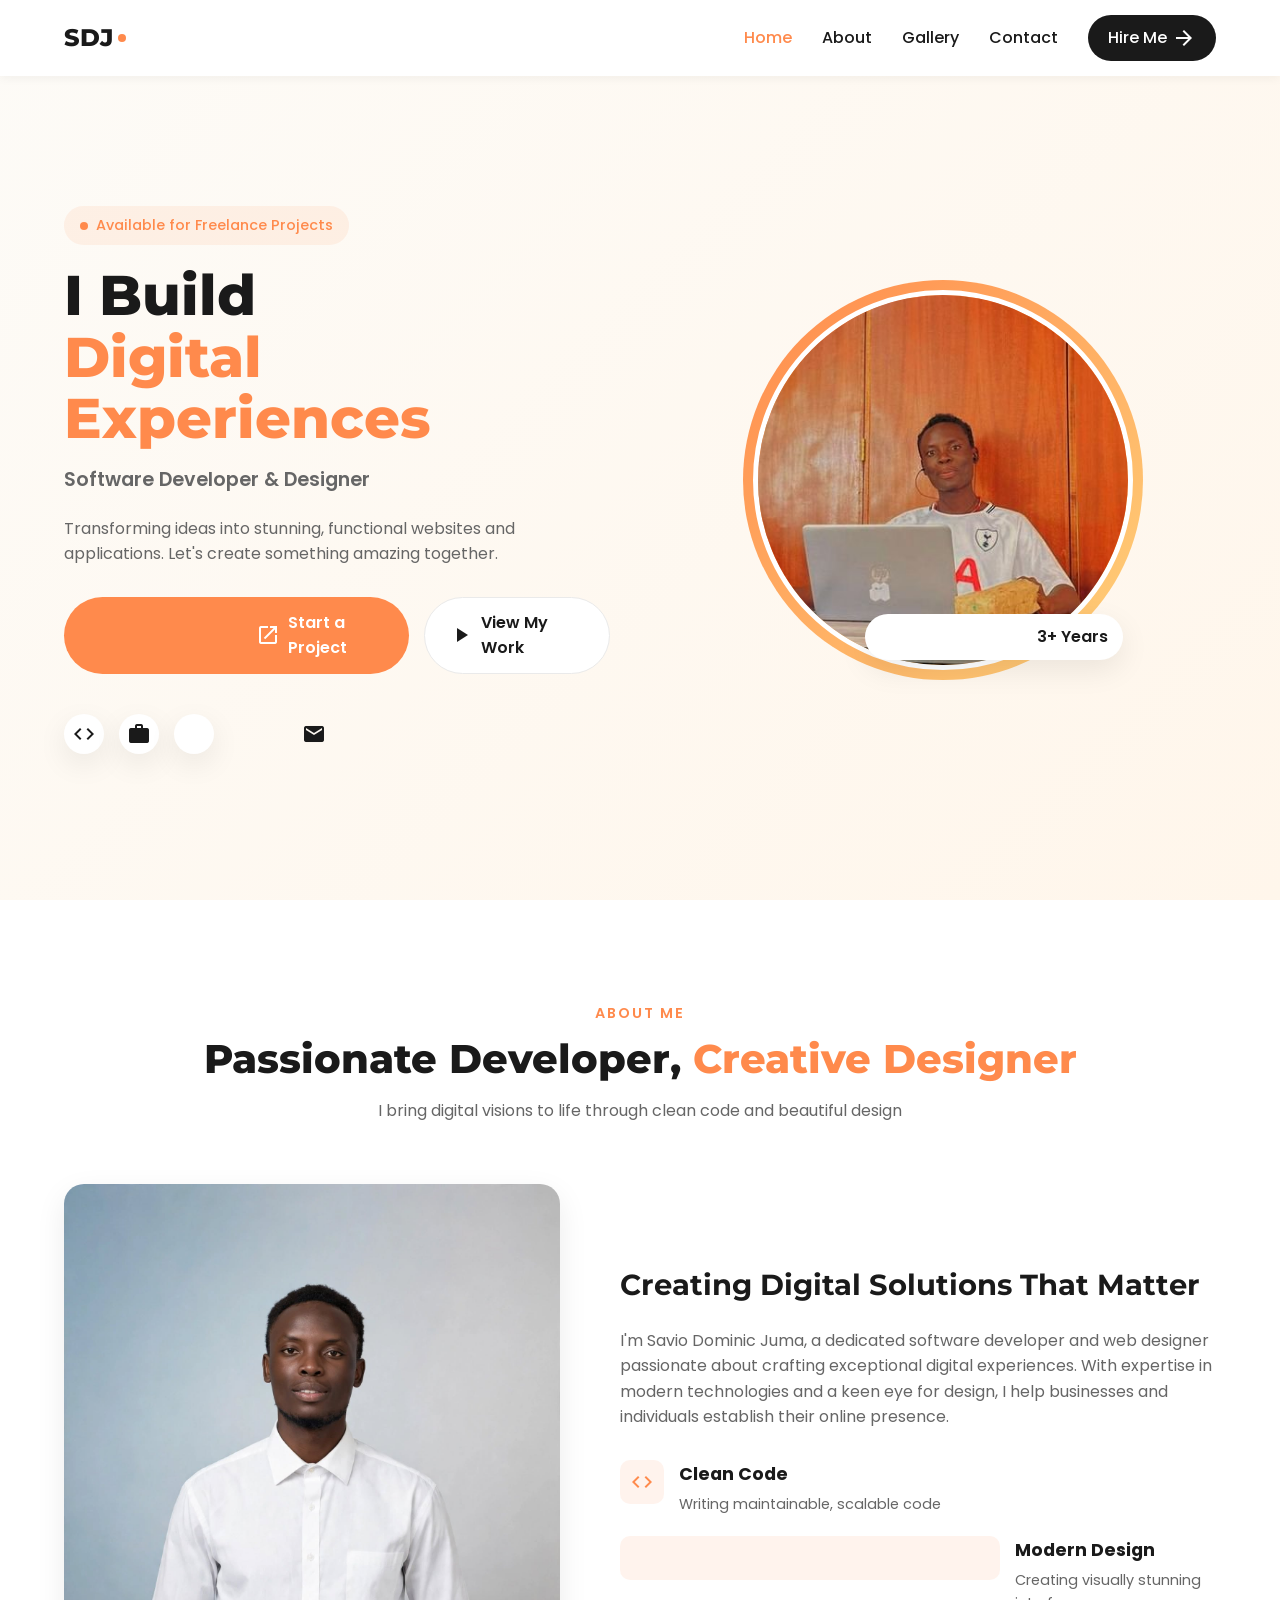
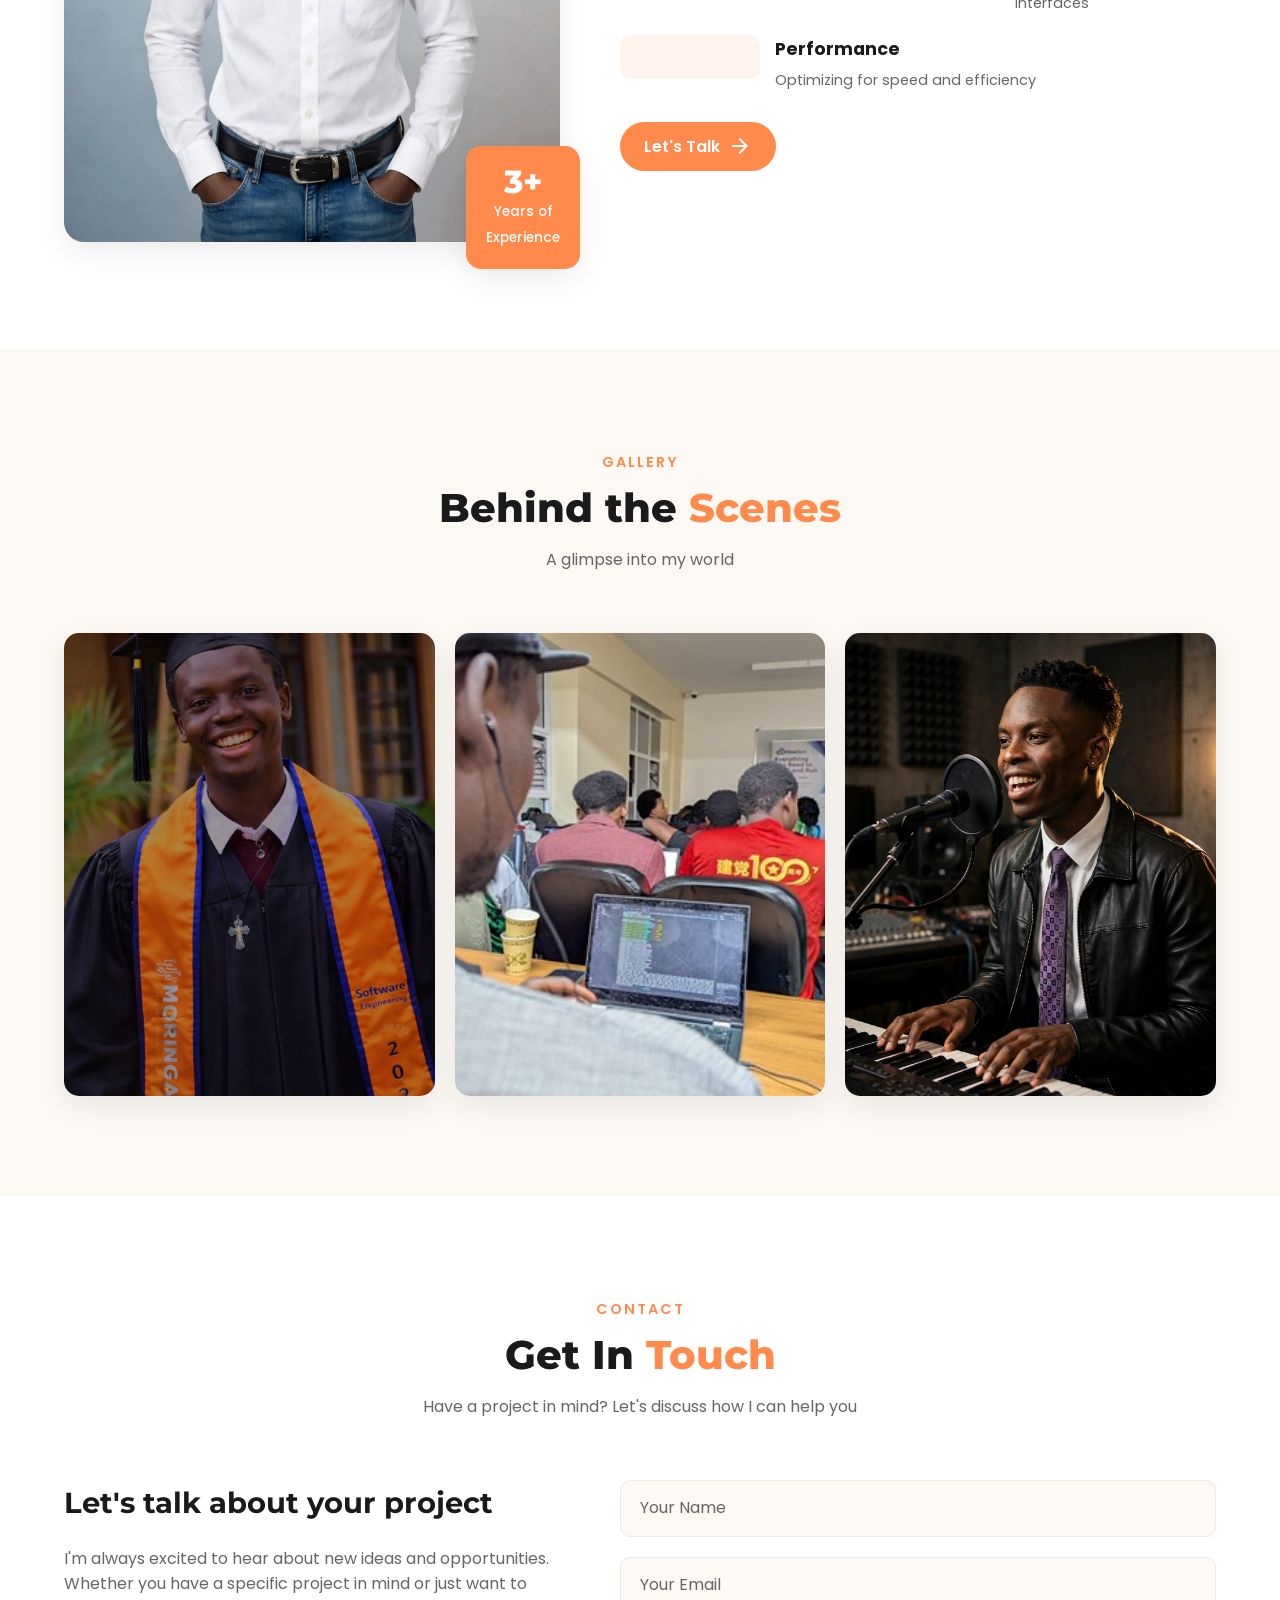
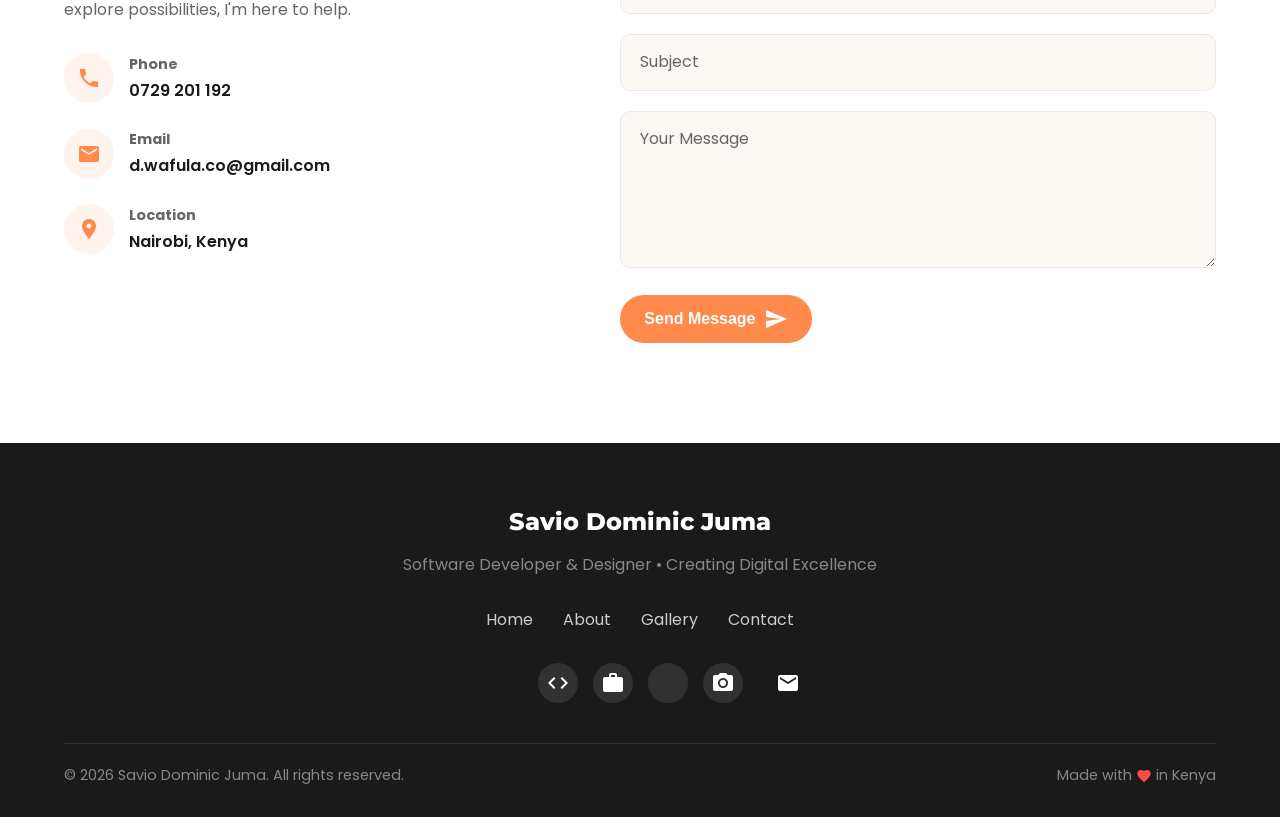
<file: index.html>
<!DOCTYPE html>
<html lang="en">
<head>
    <meta charset="UTF-8">
    <meta name="viewport" content="width=device-width, initial-scale=1.0">
    <meta name="description" content="Portfolio of Savio Dominic Juma, a Software Developer & Designer specializing in web development.">
    <title>Savio Dominic Juma | Portfolio</title>
    
    <!-- Fonts & Icons -->
    <link rel="preconnect" href="https://fonts.googleapis.com">
    <link rel="preconnect" href="https://fonts.gstatic.com" crossorigin>
    <link href="https://fonts.googleapis.com/css2?family=Poppins:wght@300;400;500;600;700&family=Montserrat:wght@700;800&display=swap" rel="stylesheet">
    <link href="https://fonts.googleapis.com/icon?family=Material+Icons" rel="stylesheet">
    
    <!-- CSS -->
    <link rel="stylesheet" href="style.css">
</head>
<body>

    <!-- ===== NAVIGATION ===== -->
    <nav class="navbar">
        <div class="nav-container">
            <a href="#" class="nav-logo">
                <span class="logo-text">SDJ</span>
                <span class="logo-dot"></span>
            </a>
            
            <ul class="nav-links">
                <li><a href="#home" class="nav-link active">Home</a></li>
                <li><a href="#about" class="nav-link">About</a></li>
                <li><a href="#gallery" class="nav-link">Gallery</a></li>
                <li><a href="#contact" class="nav-link">Contact</a></li>
                <li><a href="#contact" class="nav-cta"><span>Hire Me</span><span class="material-icons">arrow_forward</span></a></li>
            </ul>            
            
            <button class="nav-toggle" aria-label="Toggle menu">
                <span class="material-icons">menu</span>
            </button>
        </div>
    </nav>

    <main>
        <!-- ===== HERO SECTION ===== -->
        <section class="hero" id="home">
            <div class="hero-container">
                <div class="hero-content">
                    <div class="hero-badge">
                        <span class="badge-dot"></span>
                        <span>Available for Freelance Projects</span>
                    </div>
                    
                    <h1 class="hero-title">
                        <span class="hero-title-line">I Build</span>
                        <span class="hero-title-line accent-text">Digital Experiences</span>
                    </h1>
                    
                    <p class="hero-subtitle">Software Developer & Designer</p>
                    
                    <p class="hero-description">
                        Transforming ideas into stunning, functional websites and applications. 
                        Let's create something amazing together.
                    </p>
                    
                    <div class="hero-ctas">
                        <a href="#contact" class="btn btn-primary">
                            <span class="material-icons">rocket_launch</span>
                            Start a Project
                        </a>
                        <a href="#gallery" class="btn btn-secondary">
                            <span class="material-icons">play_arrow</span>
                            View My Work
                        </a>
                    </div>

                    <div class="hero-social">
                        <a href="https://github.com/savio1-domi" target="_blank" rel="noopener" class="hero-social-link">
                            <span class="material-icons">code</span>
                        </a>
                        <a href="https://www.linkedin.com/in/dominic-juma-018305279/" target="_blank" rel="noopener" class="hero-social-link">
                            <span class="material-icons">work</span>
                        </a>
                        <a href="https://x.com/saviodomiju" target="_blank" rel="noopener" class="hero-social-link">
                            <span class="material-icons">alternate_email</span>
                        </a>
                    </div>
                </div>
                
                <div class="hero-image">
                    <div class="hero-photo-wrapper">
                        <div class="hero-photo-glow"></div>
                        <img src="images/Domini.png" 
                             alt="Savio Dominic Juma - Software Developer" 
                             class="hero-photo"
                             loading="eager">
                        <div class="hero-photo-badge">
                            <span class="material-icons">verified</span>
                            <span>3+ Years</span>
                        </div>
                    </div>
                </div>
            </div>
        </section>

        <!-- ===== ABOUT SECTION ===== -->
        <section class="about-section" id="about">
            <div class="container">
                <div class="section-header">
                    <span class="section-subtitle">About Me</span>
                    <h2 class="section-title">Passionate Developer, <span class="accent-text">Creative Designer</span></h2>
                    <p class="section-description">
                        I bring digital visions to life through clean code and beautiful design
                    </p>
                </div>
                
                <div class="about-content">
                    <div class="about-image">
                        <div class="about-image-wrapper">
                            <img src="images/Domi.jpeg" 
                                 alt="Savio Dominic Juma black and white portrait" 
                                 class="about-photo"
                                 loading="lazy">
                            <div class="about-experience">
                                <span class="experience-number">3+</span>
                                <span class="experience-text">Years of<br>Experience</span>
                            </div>
                        </div>
                    </div>
                    
                    <div class="about-text">
                        <h3>Creating Digital Solutions That Matter</h3>
                        <p>
                            I'm Savio Dominic Juma, a dedicated software developer and web designer 
                            passionate about crafting exceptional digital experiences. With expertise 
                            in modern technologies and a keen eye for design, I help businesses and 
                            individuals establish their online presence.
                        </p>
                        
                        <div class="feature-grid">
                            <div class="feature-item">
                                <div class="feature-icon"><span class="material-icons">code</span></div>
                                <div class="feature-text">
                                    <h4>Clean Code</h4>
                                    <p>Writing maintainable, scalable code</p>
                                </div>
                            </div>
                            
                            <div class="feature-item">
                                <div class="feature-icon"><span class="material-icons">design_services</span></div>
                                <div class="feature-text">
                                    <h4>Modern Design</h4>
                                    <p>Creating visually stunning interfaces</p>
                                </div>
                            </div>
                            
                            <div class="feature-item">
                                <div class="feature-icon"><span class="material-icons">speed</span></div>
                                <div class="feature-text">
                                    <h4>Performance</h4>
                                    <p>Optimizing for speed and efficiency</p>
                                </div>
                            </div>
                        </div>

                        <a href="#contact" class="btn btn-primary about-cta">
                            <span>Let's Talk</span>
                            <span class="material-icons">arrow_forward</span>
                        </a>
                    </div>
                </div>
            </div>
        </section>

        <!-- ===== GALLERY SECTION ===== -->
        <section class="gallery-section" id="gallery">
            <div class="container">
                <div class="section-header">
                    <span class="section-subtitle">Gallery</span>
                    <h2 class="section-title">Behind the <span class="accent-text">Scenes</span></h2>
                    <p class="section-description">
                        A glimpse into my world
                    </p>
                </div>

                <div class="gallery-grid">
                    <div class="gallery-item">
                        <img src="images/Congradulations.png" alt="Savio Dominic Juma - Blue Background Portrait" class="gallery-img">
                        <div class="gallery-overlay">
                            <span class="material-icons">zoom_in</span>
                            Graduation 2023
                        </div>
                    </div>
                    <div class="gallery-item">
                        <img src="images/My5.png" alt="Savio Dominic Juma - Casual Laptop Work" class="gallery-img">
                        <div class="gallery-overlay">
                            <span class="material-icons">zoom_in</span>
                            Hacktoberfest
                        </div>
                    </div>
                    <!-- The B&W is used in the About section, but we can add another or reuse it here -->
                    <div class="gallery-item">
                        <img src="images/studio.png" alt="Savio Dominic Juma - Black and White" class="gallery-img">
                        
                        <div class="gallery-overlay">
                            <span class="material-icons">zoom_in</span>
                            Music studio
                        </div>
                    </div>
                </div>
            </div>
        </section>

        <!-- ===== CONTACT SECTION ===== -->
        <section class="contact-section" id="contact">
            <div class="container">
                <div class="section-header">
                    <span class="section-subtitle">Contact</span>
                    <h2 class="section-title">Get In <span class="accent-text">Touch</span></h2>
                    <p class="section-description">
                        Have a project in mind? Let's discuss how I can help you
                    </p>
                </div>
                
                <div class="contact-wrapper">
                    <div class="contact-info">
                        <h3>Let's talk about your project</h3>
                        <p>I'm always excited to hear about new ideas and opportunities. Whether you have a specific project in mind or just want to explore possibilities, I'm here to help.</p>
                        
                        <div class="contact-details">
                            <div class="contact-item">
                                <div class="contact-icon-small"><span class="material-icons">phone</span></div>
                                <div>
                                    <h4>Phone</h4>
                                    <a href="tel:0729201192">0729 201 192</a>
                                </div>
                            </div>
                            
                            <div class="contact-item">
                                <div class="contact-icon-small"><span class="material-icons">email</span></div>
                                <div>
                                    <h4>Email</h4>
                                    <a href="mailto:d.wafula.co@gmail.com">d.wafula.co@gmail.com</a>
                                </div>
                            </div>
                            
                            <div class="contact-item">
                                <div class="contact-icon-small"><span class="material-icons">location_on</span></div>
                                <div>
                                    <h4>Location</h4>
                                    <p>Nairobi, Kenya</p>
                                </div>
                            </div>
                        </div>
                    </div>
                    
                    <form class="contact-form" action="#" method="POST">
                        <div class="form-group">
                            <input type="text" id="name" name="name" required placeholder=" ">
                            <label for="name">Your Name</label>
                        </div>
                        
                        <div class="form-group">
                            <input type="email" id="email" name="email" required placeholder=" ">
                            <label for="email">Your Email</label>
                        </div>
                        
                        <div class="form-group">
                            <input type="text" id="subject" name="subject" required placeholder=" ">
                            <label for="subject">Subject</label>
                        </div>
                        
                        <div class="form-group">
                            <textarea id="message" name="message" rows="5" required placeholder=" "></textarea>
                            <label for="message">Your Message</label>
                        </div>
                        
                        <button type="submit" class="btn btn-primary submit-btn">
                            <span>Send Message</span>
                            <span class="material-icons">send</span>
                        </button>
                    </form>
                </div>
            </div>
        </section>
    </main>

    <!-- ===== FOOTER ===== -->
    <footer class="footer">
        <div class="container">
            <div class="footer-content">
                <div class="footer-logo">Savio Dominic Juma</div>
                <p class="footer-text">
                    Software Developer & Designer • Creating Digital Excellence
                </p>
                
                <div class="footer-links">
                    <a href="#home">Home</a>
                    <a href="#about">About</a>
                    <a href="#gallery">Gallery</a>
                    <a href="#contact">Contact</a>
                </div>
                
                <div class="footer-social">
                    <a href="https://github.com/savio1-domi" target="_blank" rel="noopener"><span class="material-icons">code</span></a>
                    <a href="https://www.linkedin.com/in/dominic-juma-018305279/" target="_blank" rel="noopener"><span class="material-icons">work</span></a>
                    <a href="https://x.com/saviodomiju" target="_blank" rel="noopener"><span class="material-icons">alternate_email</span></a>
                    <a href="https://www.instagram.com/savio.domi.de.great/" target="_blank" rel="noopener"><span class="material-icons">camera_alt</span></a>
                </div>
                
                <div class="footer-divider"></div>
                
                <div class="footer-bottom">
                    <p>© 2026 Savio Dominic Juma. All rights reserved.</p>
                    <p>Made with <span class="material-icons heart">favorite</span> in Kenya</p>
                </div>
            </div>
        </div>
    </footer>

    <button class="back-to-top" id="backToTop">
        <span class="material-icons">arrow_upward</span>
    </button>

    <!-- JavaScript (Optional, for basic interactions like the mobile menu) -->
    <script>
        // Simple Mobile Menu Toggle
        const navToggle = document.querySelector('.nav-toggle');
        const navLinks = document.querySelector('.nav-links');
        if (navToggle) {
            navToggle.addEventListener('click', () => {
                navLinks.classList.toggle('active');
            });
        }

        // Back to top button
        const backToTop = document.getElementById('backToTop');
        window.addEventListener('scroll', () => {
            if (window.scrollY > 300) {
                backToTop.classList.add('visible');
            } else {
                backToTop.classList.remove('visible');
            }
        });
        backToTop.addEventListener('click', () => {
            window.scrollTo({ top: 0, behavior: 'smooth' });
        });
    </script>
</body>
</html>
</file>
<file: style.css>
/* =========================================================
   Variables & Reset
   ========================================================= */
:root {
    --primary: #ff8a4c;
    --primary-dark: #e06d35;
    --secondary: #ffd27a;
    --text-dark: #1a1a1a;
    --text-muted: #666;
    --bg-light: #fcf9f5;
    --bg-white: #ffffff;
    --border: #eaeaea;
    --font-heading: 'Montserrat', sans-serif;
    --font-body: 'Poppins', sans-serif;
    --shadow: 0 10px 30px rgba(0,0,0,0.08);
    --radius: 12px;
    --transition: all 0.3s ease;
}

* {
    margin: 0;
    padding: 0;
    box-sizing: border-box;
}

html {
    scroll-behavior: smooth;
}

body {
    font-family: var(--font-body);
    color: var(--text-dark);
    background-color: var(--bg-light);
    line-height: 1.6;
    overflow-x: hidden;
}

a {
    text-decoration: none;
    color: inherit;
}

ul {
    list-style: none;
}

.container {
    width: 90%;
    max-width: 1200px;
    margin: 0 auto;
}

.section-header {
    text-align: center;
    margin-bottom: 60px;
}

.section-subtitle {
    display: inline-block;
    font-size: 0.9rem;
    font-weight: 600;
    color: var(--primary);
    text-transform: uppercase;
    letter-spacing: 2px;
    margin-bottom: 10px;
}

.section-title {
    font-family: var(--font-heading);
    font-size: 2.5rem;
    font-weight: 800;
    margin-bottom: 15px;
    line-height: 1.2;
}

.section-description {
    color: var(--text-muted);
    max-width: 600px;
    margin: 0 auto;
}

.accent-text {
    color: var(--primary);
}

/* =========================================================
   Buttons
   ========================================================= */
.btn {
    display: inline-flex;
    align-items: center;
    gap: 8px;
    padding: 12px 24px;
    font-weight: 600;
    border-radius: 50px;
    transition: var(--transition);
    border: none;
    cursor: pointer;
    font-size: 1rem;
}

.btn-primary {
    background-color: var(--primary);
    color: white;
}

.btn-primary:hover {
    background-color: var(--primary-dark);
    transform: translateY(-3px);
    box-shadow: 0 10px 20px rgba(255, 138, 76, 0.3);
}

.btn-secondary {
    background-color: white;
    color: var(--text-dark);
    border: 1px solid var(--border);
}

.btn-secondary:hover {
    background-color: #f5f5f5;
    transform: translateY(-3px);
}

/* =========================================================
   Navigation
   ========================================================= */
.navbar {
    position: fixed;
    top: 0;
    left: 0;
    width: 100%;
    background: rgba(255, 255, 255, 0.95);
    backdrop-filter: blur(10px);
    z-index: 1000;
    padding: 15px 0;
    box-shadow: 0 2px 10px rgba(0,0,0,0.05);
}

.nav-container {
    display: flex;
    justify-content: space-between;
    align-items: center;
    width: 90%;
    max-width: 1200px;
    margin: 0 auto;
}

.nav-logo {
    display: flex;
    align-items: center;
    gap: 5px;
}

.logo-text {
    font-family: var(--font-heading);
    font-size: 1.5rem;
    font-weight: 800;
}

.logo-dot {
    width: 8px;
    height: 8px;
    background: var(--primary);
    border-radius: 50%;
    display: inline-block;
}

.nav-links {
    display: flex;
    align-items: center;
    gap: 30px;
}

.nav-link {
    font-weight: 500;
    color: var(--text-dark);
    transition: var(--transition);
    position: relative;
}

.nav-link:hover, .nav-link.active {
    color: var(--primary);
}

.nav-cta {
    display: flex;
    align-items: center;
    gap: 5px;
    background: var(--text-dark);
    color: white;
    padding: 10px 20px;
    border-radius: 50px;
    font-weight: 500;
    transition: var(--transition);
}

.nav-cta:hover {
    background: var(--primary);
}

.nav-toggle {
    display: none;
    background: none;
    border: none;
    cursor: pointer;
}

/* =========================================================
   Hero Section
   ========================================================= */
.hero {
    padding: 160px 0 100px;
    background: linear-gradient(135deg, #fdfbf7 0%, #fff6eb 100%);
    min-height: 100vh;
    display: flex;
    align-items: center;
}

.hero-container {
    display: grid;
    grid-template-columns: 1fr 1fr;
    gap: 60px;
    align-items: center;
    width: 90%;
    max-width: 1200px;
    margin: 0 auto;
}

.hero-badge {
    display: inline-flex;
    align-items: center;
    gap: 8px;
    background: rgba(255, 138, 76, 0.1);
    color: var(--primary);
    padding: 8px 16px;
    border-radius: 50px;
    font-size: 0.9rem;
    font-weight: 500;
    margin-bottom: 20px;
}

.badge-dot {
    width: 8px;
    height: 8px;
    background: var(--primary);
    border-radius: 50%;
    animation: pulse 2s infinite;
}

@keyframes pulse {
    0% { box-shadow: 0 0 0 0 rgba(255, 138, 76, 0.4); }
    70% { box-shadow: 0 0 0 10px rgba(255, 138, 76, 0); }
    100% { box-shadow: 0 0 0 0 rgba(255, 138, 76, 0); }
}

.hero-title {
    font-family: var(--font-heading);
    font-size: 3.5rem;
    font-weight: 800;
    line-height: 1.1;
    margin-bottom: 15px;
}

.hero-title-line {
    display: block;
}

.hero-subtitle {
    font-size: 1.2rem;
    font-weight: 600;
    color: var(--text-muted);
    margin-bottom: 20px;
}

.hero-description {
    color: var(--text-muted);
    margin-bottom: 30px;
    max-width: 90%;
}

.hero-ctas {
    display: flex;
    gap: 15px;
    margin-bottom: 40px;
}

.hero-social {
    display: flex;
    gap: 15px;
}

.hero-social-link {
    display: flex;
    align-items: center;
    justify-content: center;
    width: 40px;
    height: 40px;
    background: white;
    border-radius: 50%;
    box-shadow: var(--shadow);
    color: var(--text-dark);
    transition: var(--transition);
}

.hero-social-link:hover {
    background: var(--primary);
    color: white;
    transform: translateY(-3px);
}

.hero-image {
    display: flex;
    justify-content: center;
    position: relative;
}

.hero-photo-wrapper {
    position: relative;
    width: 400px;
    height: 400px;
    border-radius: 50%;
    padding: 10px;
    background: linear-gradient(135deg, var(--primary), var(--secondary));
}

.hero-photo {
    width: 100%;
    height: 100%;
    object-fit: cover;
    border-radius: 50%;
    border: 5px solid white;
}

.hero-photo-badge {
    position: absolute;
    bottom: 20px;
    right: 20px;
    background: white;
    padding: 10px 15px;
    border-radius: 50px;
    display: flex;
    align-items: center;
    gap: 5px;
    font-weight: 600;
    box-shadow: var(--shadow);
}

.hero-photo-badge .material-icons {
    color: var(--primary);
    font-size: 1.2rem;
}

/* =========================================================
   About Section
   ========================================================= */
.about-section {
    padding: 100px 0;
    background: var(--bg-white);
}

.about-content {
    display: grid;
    grid-template-columns: 1fr 1.2fr;
    gap: 60px;
    align-items: center;
}

.about-image-wrapper {
    position: relative;
}

.about-photo {
    width: 100%;
    border-radius: 20px;
    box-shadow: var(--shadow);
}

.about-experience {
    position: absolute;
    bottom: -20px;
    right: -20px;
    background: var(--primary);
    color: white;
    padding: 20px;
    border-radius: 15px;
    text-align: center;
    box-shadow: var(--shadow);
}

.experience-number {
    display: block;
    font-family: var(--font-heading);
    font-size: 2rem;
    font-weight: 800;
    line-height: 1;
}

.experience-text {
    font-size: 0.85rem;
    font-weight: 500;
}

.about-text h3 {
    font-family: var(--font-heading);
    font-size: 1.8rem;
    margin-bottom: 20px;
}

.about-text p {
    color: var(--text-muted);
    margin-bottom: 30px;
}

.feature-grid {
    display: grid;
    grid-template-columns: 1fr;
    gap: 20px;
    margin-bottom: 30px;
}

.feature-item {
    display: flex;
    gap: 15px;
    align-items: flex-start;
}

.feature-icon {
    background: rgba(255, 138, 76, 0.1);
    color: var(--primary);
    padding: 10px;
    border-radius: 10px;
    display: flex;
    align-items: center;
    justify-content: center;
}

.feature-text h4 {
    font-size: 1.1rem;
    margin-bottom: 5px;
}

.feature-text p {
    font-size: 0.9rem;
    color: var(--text-muted);
    margin-bottom: 0;
}

/* =========================================================
   Gallery Section
   ========================================================= */
.gallery-section {
    padding: 100px 0;
    background: var(--bg-light);
}

.gallery-grid {
    display: grid;
    grid-template-columns: repeat(auto-fit, minmax(300px, 1fr));
    gap: 20px;
}

.gallery-item {
    position: relative;
    border-radius: 15px;
    overflow: hidden;
    box-shadow: var(--shadow);
    aspect-ratio: 4/5;
}

.gallery-img {
    width: 100%;
    height: 100%;
    object-fit: cover;
    transition: transform 0.5s ease;
}

.gallery-item:hover .gallery-img {
    transform: scale(1.1);
}

.gallery-overlay {
    position: absolute;
    inset: 0;
    background: rgba(255, 138, 76, 0.7);
    display: flex;
    align-items: center;
    justify-content: center;
    opacity: 0;
    transition: var(--transition);
    color: white;
}

.gallery-item:hover .gallery-overlay {
    opacity: 1;
}

.gallery-overlay .material-icons {
    font-size: 3rem;
}

/* =========================================================
   Contact Section
   ========================================================= */
.contact-section {
    padding: 100px 0;
    background: var(--bg-white);
}

.contact-wrapper {
    display: grid;
    grid-template-columns: 1fr 1.2fr;
    gap: 60px;
}

.contact-info h3 {
    font-family: var(--font-heading);
    font-size: 1.8rem;
    margin-bottom: 20px;
}

.contact-info > p {
    color: var(--text-muted);
    margin-bottom: 30px;
}

.contact-details {
    display: flex;
    flex-direction: column;
    gap: 25px;
}

.contact-item {
    display: flex;
    gap: 15px;
    align-items: center;
}

.contact-icon-small {
    width: 50px;
    height: 50px;
    background: rgba(255, 138, 76, 0.1);
    color: var(--primary);
    border-radius: 50%;
    display: flex;
    align-items: center;
    justify-content: center;
    flex-shrink: 0;
}

.contact-item h4 {
    font-size: 0.9rem;
    color: var(--text-muted);
    margin-bottom: 2px;
}

.contact-item a, .contact-item p {
    font-weight: 600;
    color: var(--text-dark);
}

.contact-form {
    display: flex;
    flex-direction: column;
    gap: 20px;
}

.form-group {
    position: relative;
}

.form-group input, .form-group textarea {
    width: 100%;
    padding: 15px;
    border: 1px solid var(--border);
    border-radius: 10px;
    font-family: var(--font-body);
    font-size: 1rem;
    background: var(--bg-light);
    transition: var(--transition);
}

.form-group input:focus, .form-group textarea:focus {
    outline: none;
    border-color: var(--primary);
    background: white;
}

.form-group label {
    position: absolute;
    left: 15px;
    top: 15px;
    color: var(--text-muted);
    pointer-events: none;
    transition: var(--transition);
    background: var(--bg-light);
    padding: 0 5px;
}

.form-group input:focus + label,
.form-group input:not(:placeholder-shown) + label,
.form-group textarea:focus + label,
.form-group textarea:not(:placeholder-shown) + label {
    top: -10px;
    font-size: 0.8rem;
    color: var(--primary);
    background: white;
}

.submit-btn {
    align-self: flex-start;
}

/* =========================================================
   Footer
   ========================================================= */
.footer {
    background: #1a1a1a;
    color: #ccc;
    padding: 60px 0 30px;
    text-align: center;
}

.footer-logo {
    font-family: var(--font-heading);
    font-size: 1.5rem;
    font-weight: 800;
    color: white;
    margin-bottom: 10px;
}

.footer-text {
    color: #888;
    margin-bottom: 30px;
}

.footer-links {
    display: flex;
    justify-content: center;
    gap: 30px;
    margin-bottom: 30px;
}

.footer-links a {
    transition: var(--transition);
}

.footer-links a:hover {
    color: var(--primary);
}

.footer-social {
    display: flex;
    justify-content: center;
    gap: 15px;
    margin-bottom: 40px;
}

.footer-social a {
    display: flex;
    align-items: center;
    justify-content: center;
    width: 40px;
    height: 40px;
    background: rgba(255,255,255,0.1);
    border-radius: 50%;
    color: white;
    transition: var(--transition);
}

.footer-social a:hover {
    background: var(--primary);
    transform: translateY(-3px);
}

.footer-divider {
    height: 1px;
    background: rgba(255,255,255,0.1);
    margin-bottom: 20px;
}

.footer-bottom {
    display: flex;
    justify-content: space-between;
    align-items: center;
    font-size: 0.9rem;
    color: #888;
}

.heart {
    color: #ff4d4d;
    font-size: 1rem;
    vertical-align: middle;
}

/* =========================================================
   Back to Top
   ========================================================= */
.back-to-top {
    position: fixed;
    bottom: 30px;
    right: 30px;
    width: 50px;
    height: 50px;
    background: var(--primary);
    color: white;
    border: none;
    border-radius: 50%;
    display: flex;
    align-items: center;
    justify-content: center;
    cursor: pointer;
    opacity: 0;
    visibility: hidden;
    transition: var(--transition);
    box-shadow: 0 5px 15px rgba(255, 138, 76, 0.4);
    z-index: 999;
}

.back-to-top.visible {
    opacity: 1;
    visibility: visible;
}

.back-to-top:hover {
    background: var(--primary-dark);
    transform: translateY(-5px);
}

/* =========================================================
   Responsive Design
   ========================================================= */
@media (max-width: 992px) {
    .hero-container, .about-content, .contact-wrapper {
        grid-template-columns: 1fr;
        text-align: center;
    }
    
    .hero-content {
        order: 1;
    }
    
    .hero-image {
        order: 0;
        margin-bottom: 40px;
    }

    .hero-ctas, .hero-social {
        justify-content: center;
    }

    .about-image-wrapper {
        max-width: 500px;
        margin: 0 auto;
    }

    .feature-item {
        text-align: left;
    }

    .about-cta {
        margin: 0 auto;
    }
}

@media (max-width: 768px) {
    .nav-links {
        display: none;
        position: absolute;
        top: 100%;
        left: 0;
        width: 100%;
        background: white;
        flex-direction: column;
        padding: 20px;
        box-shadow: 0 10px 10px rgba(0,0,0,0.1);
    }

    .nav-links.active {
        display: flex;
    }

    .nav-toggle {
        display: block;
    }

    .section-title {
        font-size: 2rem;
    }

    .hero-title {
        font-size: 2.5rem;
    }

    .hero-photo-wrapper {
        width: 300px;
        height: 300px;
    }

    .footer-bottom {
        flex-direction: column;
        gap: 10px;
    }
}
</file>
